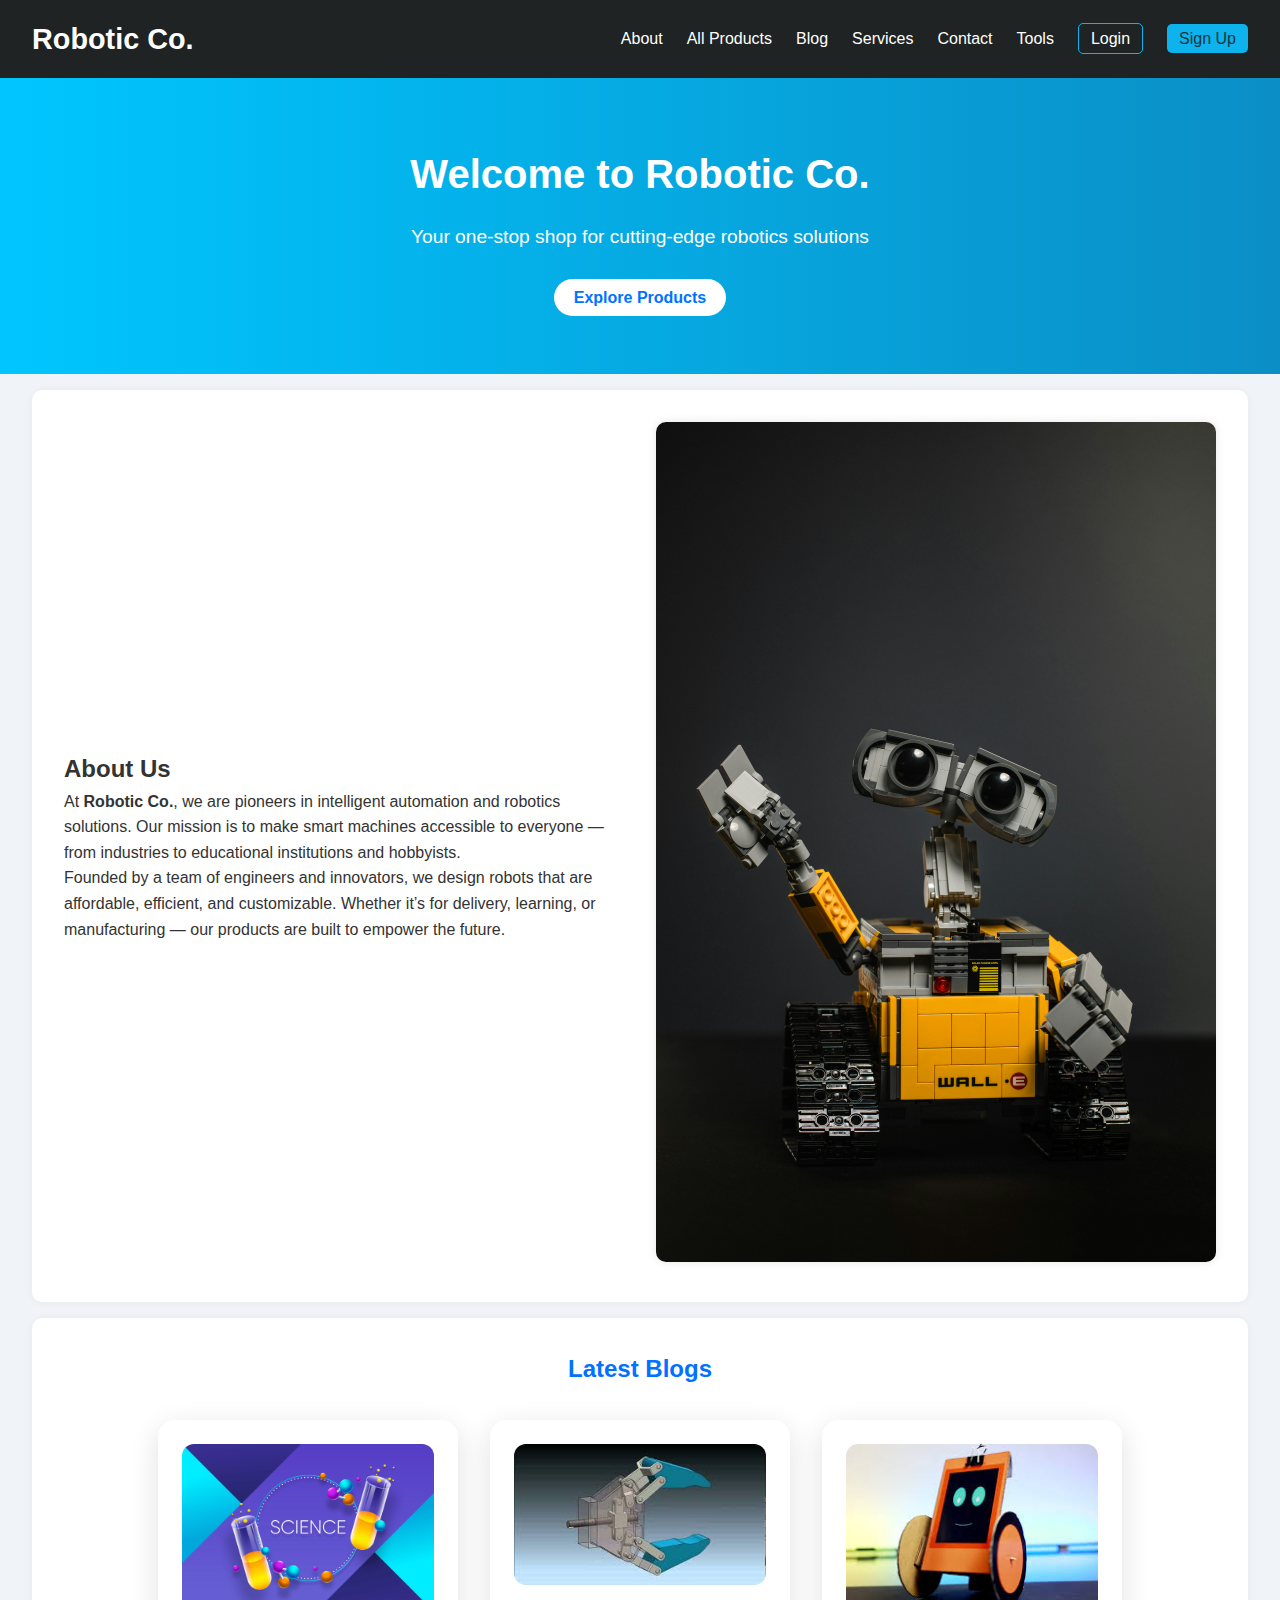
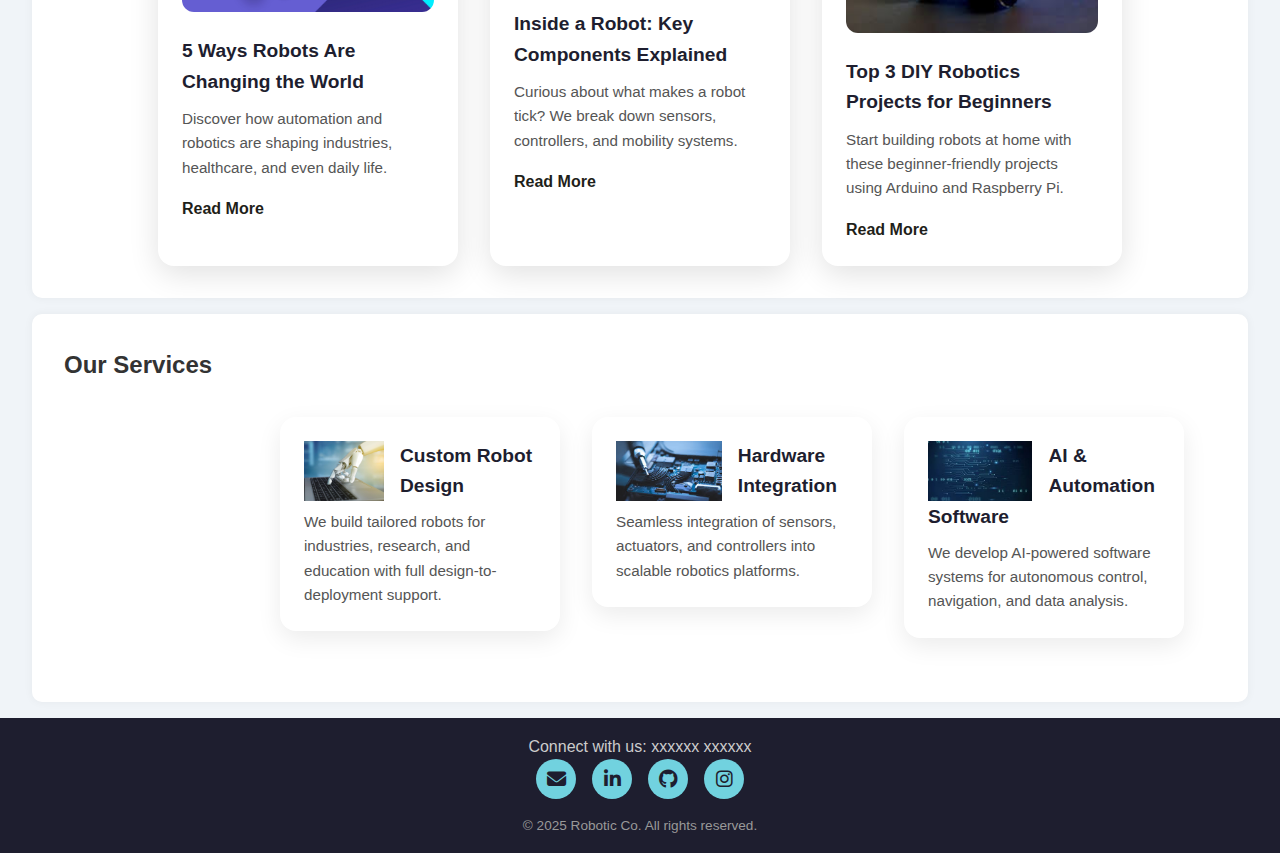
<file: public/index.html>
<!DOCTYPE html>
<html lang="en">
  <head>
    <meta charset="UTF-8" />
    <meta name="viewport" content="width=device-width, initial-scale=1.0" />
    <title>Robotic Co. Home</title>
    <link rel="stylesheet" href="style.css" />
    <link
      rel="stylesheet"
      href="https://cdnjs.cloudflare.com/ajax/libs/font-awesome/6.5.0/css/all.min.css"
    />
  </head>
  <body>
    <header>
      <nav class="navbar">
        <div class="logo">Robotic Co.</div>
        <ul class="nav-links">
          <li><a href="#about">About</a></li>
          <li><a href="products.html">All Products</a></li>

          <li><a href="#blog">Blog</a></li>
          <li><a href="#services">Services</a></li>
          <li><a href="#contact">Contact</a></li>
          <li><a href="tools.html" class="btn tools">Tools</a></li>
          <li><a href="login.html" class="btn login">Login</a></li>
          <li><a href="signup.html" class="btn signup">Sign Up</a></li>
        </ul>
      </nav>
    </header>

    <section class="hero">
      <h1>Welcome to Robotic Co.</h1>
      <p>Your one-stop shop for cutting-edge robotics solutions</p>
      <a href="products.html" class="cta-btn">Explore Products</a>
    </section>

    <section id="about" class="info-section about-us-section">
      <div class="about-container">
        <div class="about-text">
          <h2>About Us</h2>
          <p>
            At <strong>Robotic Co.</strong>, we are pioneers in intelligent
            automation and robotics solutions. Our mission is to make smart
            machines accessible to everyone — from industries to educational
            institutions and hobbyists.
          </p>
          <p>
            Founded by a team of engineers and innovators, we design robots that
            are affordable, efficient, and customizable. Whether it’s for
            delivery, learning, or manufacturing — our products are built to
            empower the future.
          </p>
        </div>
        <div class="about-image">
          <img src="images\About-us.jpg" alt="Our Team" />
        </div>
      </div>
    </section>

    <section id="blog" class="info-section blog-section">
      <h2>Latest Blogs</h2>
      <div class="blog-grid">
        <div class="blog-card">
          <img src="images/blog1.jpg" alt="Blog 1" />
          <h3>5 Ways Robots Are Changing the World</h3>
          <p>
            Discover how automation and robotics are shaping industries,
            healthcare, and even daily life.
          </p>
          <a href="#" class="read-more">Read More</a>
        </div>
        <div class="blog-card">
          <img src="images/blog2.jpeg" alt="Blog 2" />
          <h3>Inside a Robot: Key Components Explained</h3>
          <p>
            Curious about what makes a robot tick? We break down sensors,
            controllers, and mobility systems.
          </p>
          <a href="#" class="read-more">Read More</a>
        </div>
        <div class="blog-card">
          <img src="images/blog3.jpeg" alt="Blog 3" />
          <h3>Top 3 DIY Robotics Projects for Beginners</h3>
          <p>
            Start building robots at home with these beginner-friendly projects
            using Arduino and Raspberry Pi.
          </p>
          <a href="#" class="read-more">Read More</a>
        </div>
      </div>
    </section>

    <section id="services" class="info-section services-section">
      <h2>Our Services</h2>
      <div class="services-container">
        <div class="services-grid">
          <div class="service-card">
            <img src="images/service1.jpg" alt="Custom Robot Design" />
            <h3>Custom Robot Design</h3>
            <p>
              We build tailored robots for industries, research, and education
              with full design-to-deployment support.
            </p>
          </div>
          <div class="service-card">
            <img src="images/service2.jpeg" alt="Hardware Integration" />
            <h3>Hardware Integration</h3>
            <p>
              Seamless integration of sensors, actuators, and controllers into
              scalable robotics platforms.
            </p>
          </div>
          <div class="service-card">
            <img src="images/service3.jpeg" alt="AI & Automation Software" />
            <h3>AI & Automation Software</h3>
            <p>
              We develop AI-powered software systems for autonomous control,
              navigation, and data analysis.
            </p>
          </div>
        </div>
      </div>
    </section>

    <section></section>

    <footer id="contact" class="contact">
      <p>Connect with us: xxxxxx xxxxxx</p>
      <div class="social-buttons">
        <a
          href="mailto:support@Roboticco.com"
          target="_blank"
          class="social-btn email"
          title="Email"
        >
          <i class="fas fa-envelope"></i>
        </a>
        <a
          href="https://linkedin.com/company/Roboticco"
          target="_blank"
          class="social-btn linkedin"
          title="LinkedIn"
        >
          <i class="fab fa-linkedin-in"></i>
        </a>
        <a
          href="https://github.com/Roboticco"
          target="_blank"
          class="social-btn github"
          title="GitHub"
        >
          <i class="fab fa-github"></i>
        </a>
        <a
          href="https://instagram.com/Roboticco"
          target="_blank"
          class="social-btn insta"
          title="Instagram"
        >
          <i class="fab fa-instagram"></i>
        </a>
      </div>
      <p class="footer-copy">&copy; 2025 Robotic Co. All rights reserved.</p>
    </footer>

    <script src="https://js.stripe.com/v3/"></script>
    <script src="main.js"></script>
  </body>
</html>
</file>
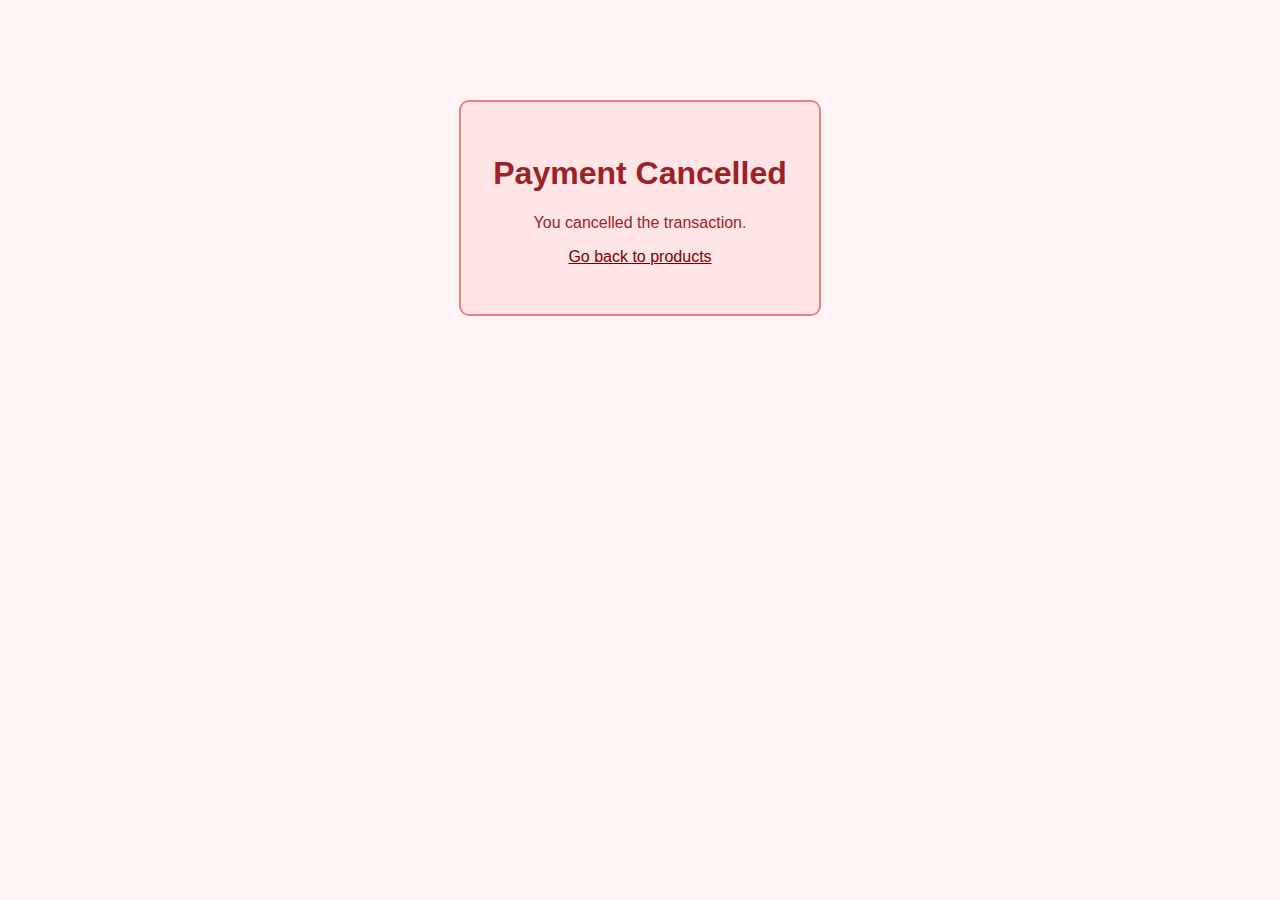
<file: public/cancel.html>
<!DOCTYPE html>
<html lang="en">
  <head>
    <meta charset="UTF-8" />
    <title>Payment Cancelled</title>
    <style>
      body {
        font-family: sans-serif;
        text-align: center;
        margin-top: 100px;
        background-color: #fff5f5;
        color: #9b2226;
      }
      .container {
        padding: 2rem;
        border: 2px solid #f08080;
        border-radius: 10px;
        display: inline-block;
        background-color: #ffe5e5;
      }
      a {
        color: #740001;
        text-decoration: underline;
      }
    </style>
  </head>
  <body>
    <div class="container">
      <h1>Payment Cancelled</h1>
      <p>You cancelled the transaction.</p>
      <p><a href="products.html">Go back to products</a></p>
    </div>
  </body>
</html>
</file>
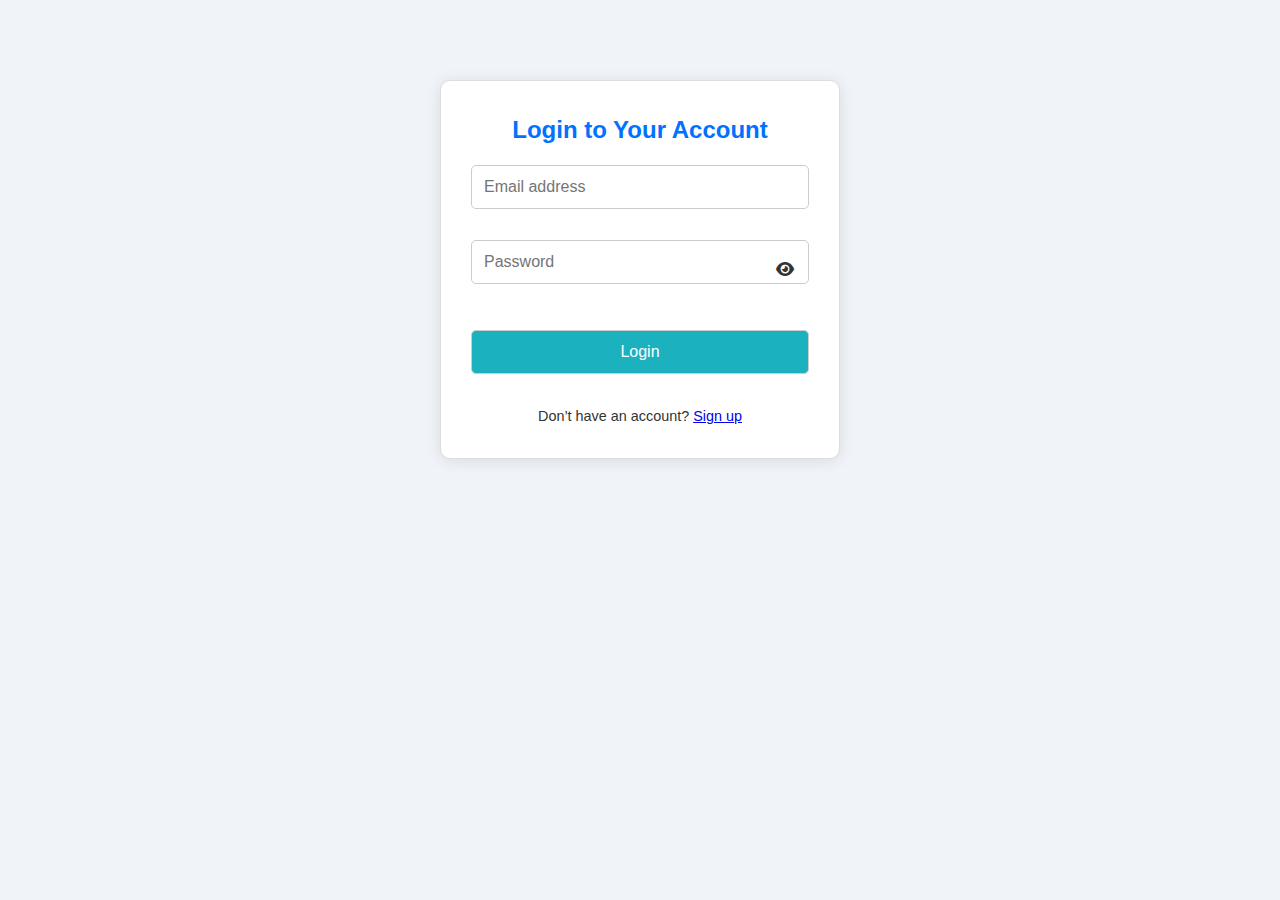
<file: public/login.html>
<!DOCTYPE html>
<html lang="en">
  <head>
    <meta charset="UTF-8" />
    <meta name="viewport" content="width=device-width, initial-scale=1.0" />
    <title>Login - Robotic Co.</title>
    <link rel="stylesheet" href="style.css" />
    <link
      rel="stylesheet"
      href="https://cdnjs.cloudflare.com/ajax/libs/font-awesome/6.5.0/css/all.min.css"
    />
  </head>
  <body>
    <div class="form-container">
      <h2>Login to Your Account</h2>
      <form action="/login" method="POST">
        <label for="email" class="sr-only">Email address</label>
        <input
          type="email"
          id="email"
          name="email"
          placeholder="Email address"
          required
        />

        <label for="password" class="sr-only">Password</label>
        <div class="password-container">
          <input
            type="password"
            id="password"
            name="password"
            placeholder="Password"
            required
          />
          <span class="password-toggle" id="password-toggle">
            <i class="fas fa-eye"></i>
          </span>
        </div>

        <button type="submit">Login</button>
      </form>
      <p>Don’t have an account? <a href="signup.html">Sign up</a></p>
    </div>
    <script src="main.js"></script>
</body>
</html>

  </body>
</html>
</file>
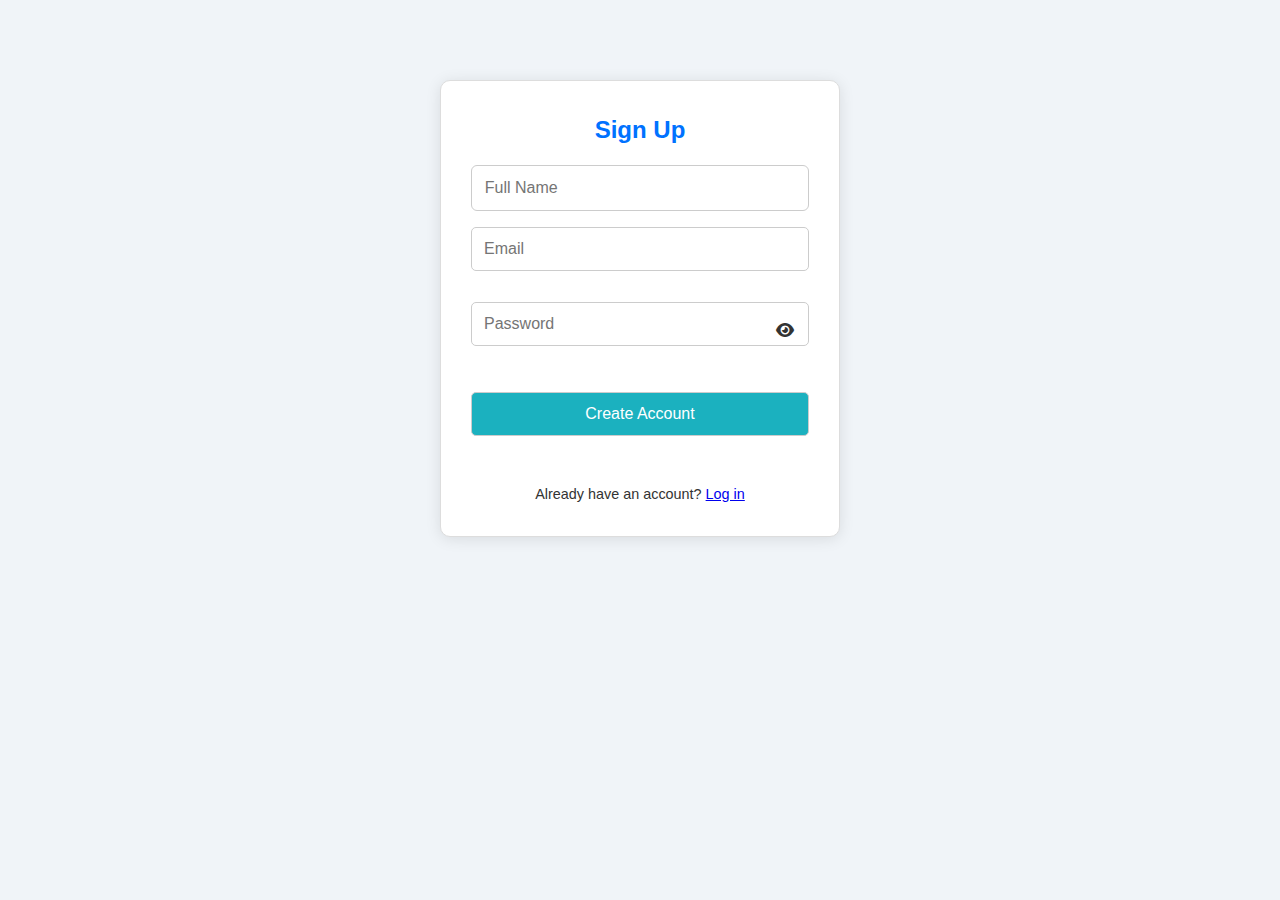
<file: public/signup.html>
<!DOCTYPE html>
<html lang="en">
  <head>
    <meta charset="UTF-8" />
    <meta name="viewport" content="width=device-width, initial-scale=1.0" />
    <title>Sign Up - Robotic Co.</title>
    <link rel="stylesheet" href="style.css" />
    <link
      rel="stylesheet"
      href="https://cdnjs.cloudflare.com/ajax/libs/font-awesome/6.5.0/css/all.min.css"
    />
  </head>
  <body>
    <div class="form-container">
      <h2>Sign Up</h2>
      <form action="/signup" method="POST">
        <input
          type="text"
          name="name"
          placeholder="Full Name"
          autocomplete="name"
          required
        />
        <input
          type="email"
          name="email"
          placeholder="Email"
          autocomplete="email"
          required
        />

        <label for="signup-password" class="sr-only">Password</label>
        <div class="password-container">
          <input
            type="password"
            id="signup-password"
            name="password"
            placeholder="Password"
            autocomplete="new-password"
            required
          />
          <span class="password-toggle" id="signup-password-toggle">
            <i class="fas fa-eye"></i>
          </span>
        </div>
        <button type="submit">Create Account</button>
        <p>Already have an account? <a href="login.html">Log in</a></p>
      </form>
    </div>

    <script src="main.js"></script>
  </body>
</html>
</file>
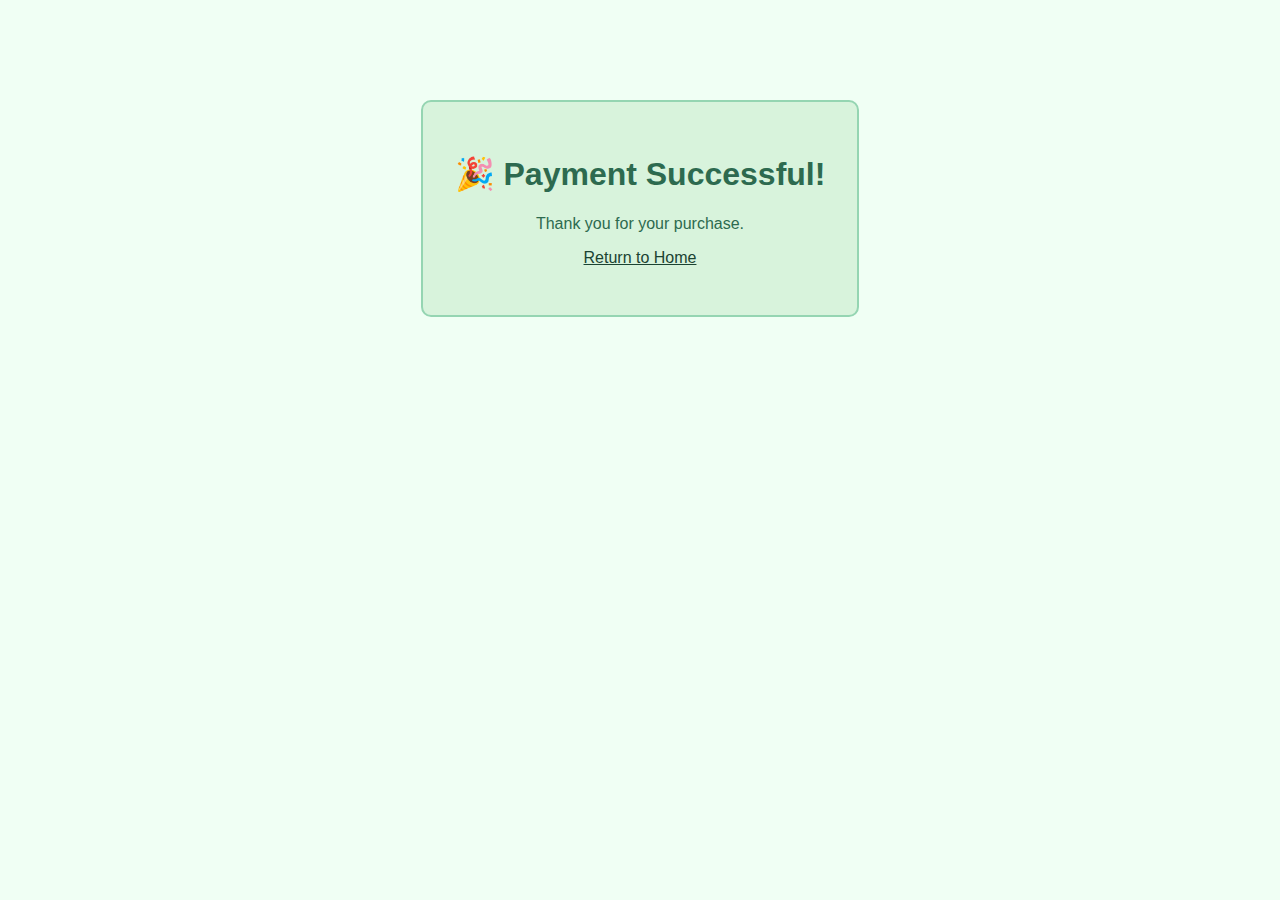
<file: public/success.html>
<!DOCTYPE html>
<html lang="en">
  <head>
    <meta charset="UTF-8" />
    <title>Payment Successful</title>
    <style>
      body {
        font-family: sans-serif;
        text-align: center;
        margin-top: 100px;
        background-color: #f0fff4;
        color: #2d6a4f;
      }
      .container {
        padding: 2rem;
        border: 2px solid #95d5b2;
        border-radius: 10px;
        display: inline-block;
        background-color: #d8f3dc;
      }
      a {
        color: #1b4332;
        text-decoration: underline;
      }
    </style>
  </head>
  <body>
    <div class="container">
      <h1>🎉 Payment Successful!</h1>
      <p>Thank you for your purchase.</p>
      <p><a href="index.html">Return to Home</a></p>
    </div>
  </body>
</html>
</file>
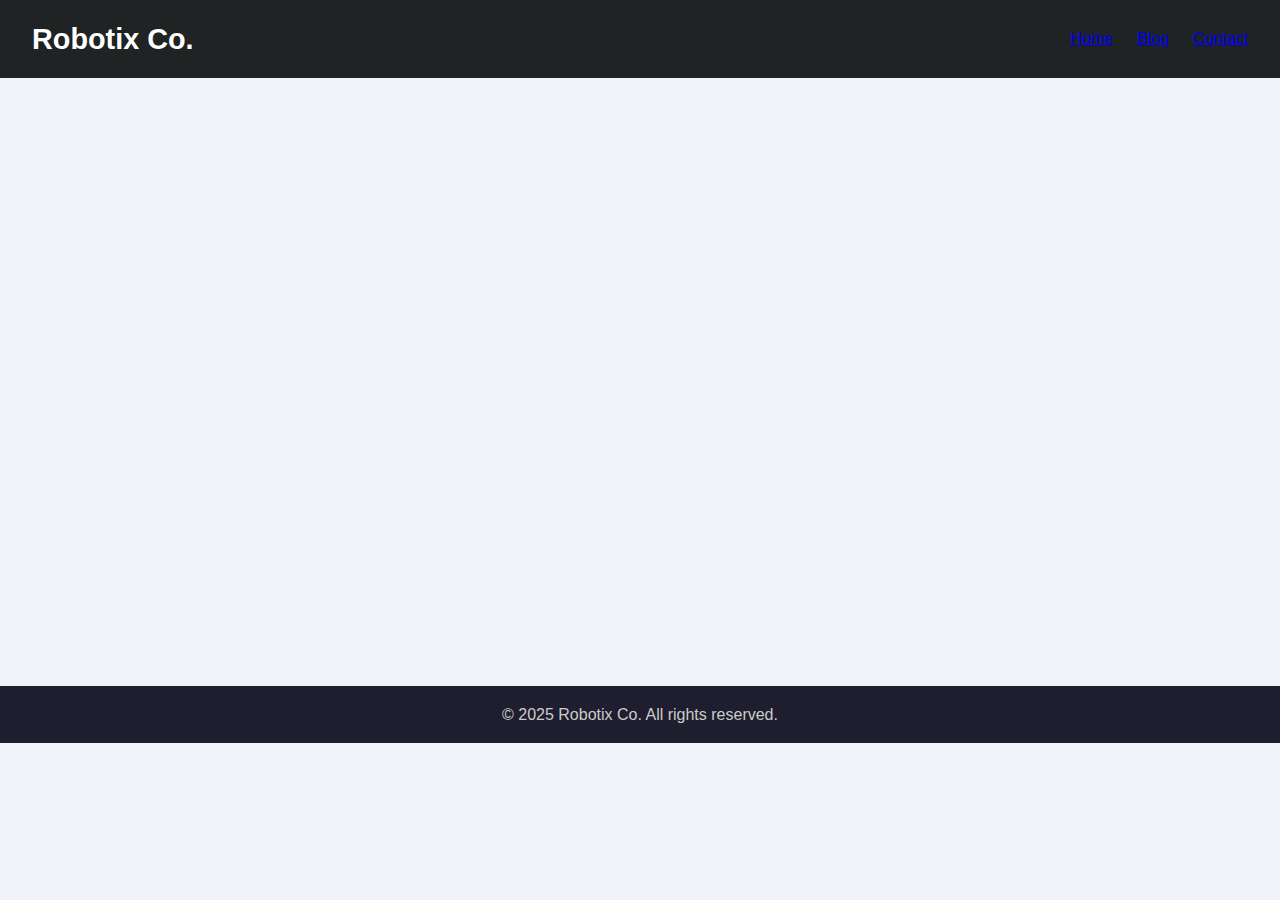
<file: public/tools.html>
<!DOCTYPE html>
<html lang="en">
  <head>
    <meta charset="UTF-8" />
    <title>Tools - Robotix Co.</title>
    <link rel="stylesheet" href="style.css" />
  </head>
  <body>
    <header class="navbar">
      <div class="logo">Robotix Co.</div>
      <nav class="nav-links">
        <a href="index.html">Home</a>
        <a href="blog.html">Blog</a>
        <a href="contact.html">Contact</a>
      </nav>
    </header>

    <section class="tools-section">
      <!-- Embedded Flask-based controller app -->
      <iframe
        src="https://remote-control-app-b072.onrender.com/"
        width="100%"
        height="600"
        frameborder="0"
        allowfullscreen
        title="Robot Control Interface"
      ></iframe>
    </section>

    <footer>
      <p>&copy; 2025 Robotix Co. All rights reserved.</p>
    </footer>
  </body>
</html>
</file>
<file: public/style.css>
* {
    margin: 0;
    padding: 0;
    box-sizing: border-box;
}

body {
    font-family: 'Segoe UI', sans-serif;
    background: #f0f4f8;
    color: #333;
    line-height: 1.6;
}

header {
    background: #1f2323;
    padding: 1rem 2rem;
}

.navbar {
    display: flex;
    justify-content: space-between;
    align-items: center;
    flex-wrap: wrap;
}


.dropdown {
    position: relative;
}

.dropdown .dropbtn {
    cursor: pointer;
}

.dropdown-content {
    display: none;
    position: absolute;
    background-color: #1e1e2f;
    min-width: 180px;
    box-shadow: 0 8px 16px rgba(0, 0, 0, 0.2);
    z-index: 999;
    top: 100%;
    left: 0;
    border-radius: 6px;
    padding: 0.5rem 0;
}

.dropdown-content li {
    display: block;
}

.dropdown-content li a {
    color: white;
    padding: 10px 16px;
    display: block;
    text-decoration: none;
    transition: background 0.3s ease;
}

.dropdown-content li a:hover {
    background-color: #93cddc;
    color: #7979c2;
}

/* Show dropdown on hover */
.dropdown:hover .dropdown-content {
    display: block;
}

.logo {
    color: #fff;
    font-size: 1.8rem;
    font-weight: bold;
}

.nav-links {
    list-style: none;
    display: flex;
    gap: 1.5rem;
}

.nav-links li a {
    color: #fff;
    text-decoration: none;
    font-size: 1rem;
    transition: color 0.3s;
}

.nav-links li a:hover {
    color: #0eb2ed;
}

.btn.login {
    border: 1px solid #0eb2ed;
    padding: 6px 12px;
    border-radius: 5px;
    background: transparent;
}

.btn.signup {
    background: #0eb2ed;
    padding: 6px 12px;
    border-radius: 5px;
    color: #0d3741 !important;
}

.hero {
    text-align: center;
    padding: 4rem 2rem;
    background: linear-gradient(to right, #00c6ff, #0b8ec6);
    color: #fff;
}

.hero h1 {
    font-size: 2.5rem;
    margin-bottom: 1rem;
}

.hero p {
    font-size: 1.2rem;
    margin-bottom: 2rem;
}

.cta-btn {
    padding: 10px 20px;
    background: #fff;
    color: #0072ff;
    border-radius: 25px;
    text-decoration: none;
    font-weight: bold;
}

.cta-btn:hover {
    background: #0eb2ed;
    color: #fff;
}


.about-us-section {
    padding: 3rem 2rem;
}

.about-container {
    display: flex;
    align-items: center;
    justify-content: space-between;
    flex-wrap: wrap;
    gap: 2rem;
}

.about-text {
    flex: 1 1 45%;
}

.about-image {
    flex: 1 1 45%;
    text-align: center;
}

.about-image img {
    max-width: 100%;
    border-radius: 10px;
    box-shadow: 0 0 10px rgba(0, 0, 0, 0.1);
}


.blog-section h2 {
    text-align: center;
    color: #0072ff;
    margin-bottom: 2rem;
}
.blog-grid {
    display: flex;
    flex-wrap: wrap;
    gap: 2rem;
    justify-content: center;
}

.blog-card {
    background: #fff;
    padding: 1.5rem;
    border-radius: 16px;
    box-shadow: 0 8px 30px rgba(0, 0, 0, 0.12);
    width: 300px;
    transition: all 0.3s ease;
    position: relative;
    overflow: hidden;
}


.blog-card:hover {
    transform: translateY(-10px) scale(1.02);
    box-shadow: 0 12px 40px rgba(0, 0, 0, 0.18);
}

.blog-card img {
    width: 100%;
    border-radius: 12px;
    margin-bottom: 1rem;
}

.blog-card h3 {
    font-size: 1.2rem;
    color: #1e1e2f;
    margin-bottom: 0.6rem;
}

.blog-card p {
    font-size: 0.95rem;
    color: #555;
    margin-bottom: 1rem;
}

.read-more {
    text-decoration: none;
    font-weight: bold;
    color: #1f1f1a;
    transition: color 0.2s;
}

.read-more:hover {
    color: #0d6b74;
}

.services-grid {
    display: flex;
    justify-content: flex-end;
    align-items: flex-start;
    gap: 2rem;
    flex-wrap: wrap;
    padding: 2rem;
}

.service-card {
    background: #fff;
    padding: 1.5rem;
    border-radius: 16px;
    box-shadow: 0 8px 25px rgba(0, 0, 0, 0.08);
    width: 280px;
    transition: transform 0.3s ease;
    text-align: left;
}

.service-card:hover {
    transform: translateY(-10px);
}

.service-card img {
    height: 60px;
    float: left;
    margin-right: 1rem;
}

.service-card h3 {
    font-size: 1.2rem;
    color: #1e1e2f;
    margin-bottom: 0.5rem;
}

.service-card p {
    font-size: 0.95rem;
    color: #555;
    clear: both;
}
.info-section {
    padding: 2rem;
    background: #fff;
    margin: 1rem 2rem;
    border-radius: 10px;
    box-shadow: 0 0 10px rgba(0, 0, 0, 0.05);
}

footer {
    text-align: center;
    padding: 1rem;
    background: #1e1e2f;
    color: #ccc;
}

.footer-contact {
    background-color: #1e1e2f;
    color: #ccc;
    text-align: center;
    padding: 2rem 1rem;
}

.footer-contact p {
    margin-bottom: 1rem;
    font-size: 1rem;
}

.social-buttons {
    display: flex;
    justify-content: center;
    gap: 1rem;
    margin-bottom: 1rem;
    flex-wrap: wrap;
}

.social-btn {
    width: 40px;
    height: 40px;
    background: #71d2df;
    color: #1e1e2f;
    border-radius: 50%;
    display: flex;
    align-items: center;
    justify-content: center;
    text-decoration: none;
    font-size: 1.2rem;
    transition: background 0.3s;
}

.social-btn:hover {
    background: #11616d;
    color: white;
}

.footer-copy {
    font-size: 0.85rem;
    color: #999;
}


.masonry-products {
    padding: 2rem;
    background: #f0f4f8;
}

.masonry-products h2 {
    text-align: center;
    color: #0072ff;
    margin-bottom: 2rem;
    font-size: 2rem;
}

.masonry-grid {
    column-count: 3;
    column-gap: 1.5rem;
    padding: 0 1rem;
}

@media (max-width: 900px) {
    .masonry-grid {
        column-count: 2;
    }
}

@media (max-width: 600px) {
    .masonry-grid {
        column-count: 1;
    }
}

.masonry-item {
    position: relative;
    background: #fff;
    display: inline-block;
    margin: 0 0 1.5rem;
    width: 100%;
    border-radius: 10px;
    box-shadow: 0 2px 10px rgba(0, 0, 0, 0.08);
    overflow: hidden;
    padding: 1rem;
    break-inside: avoid;
    transition: transform 0.3s ease, box-shadow 0.3s ease;
}

.masonry-item img {
    width: 100%;
    border-radius: 6px;
    margin-bottom: 1rem;
}

.masonry-item h3 {
    font-size: 1.1rem;
    margin-bottom: 0.5rem;
}

.masonry-item p {
    font-size: 0.9rem;
    color: #555;
    margin-bottom: 0.5rem;
}

.masonry-item span {
    color: #01031a;
    font-weight: bold;
    display: block;
    margin-bottom: 0.8rem;
}

.masonry-item button {
    padding: 0.5rem 1rem;
    background-color: #1bb1bf;
    color: white;
    border: none;
    border-radius: 6px;
    cursor: pointer;
    font-size: 1rem;
}

.masonry-item:hover {
    transform: translateY(-5px);
    box-shadow: 0 6px 20px rgba(0, 0, 0, 0.15);
}

.category-label {
    position: absolute;
    top: 10px;
    left: 10px;
    background-color: #1bb1bf;
    color: #fff;
    font-size: 0.75rem;
    padding: 5px 10px;
    border-radius: 15px;
    font-weight: bold;
    text-transform: uppercase;
    z-index: 1;
    box-shadow: 0 2px 5px rgba(0, 0, 0, 0.1);
}
.form-container {
    max-width: 400px;
    margin: 5rem auto;
    padding: 30px;
    background: #ffffff;
    border: 1px solid #ddd;
    border-radius: 10px;
    box-shadow: 0 2px 15px rgba(0, 0, 0, 0.1);
    text-align: center;
}

.form-container h2 {
    margin-bottom: 1rem;
    color: #0072ff;
}

.form-container form {
    display: flex;
    flex-direction: column;
    gap: 1rem;
}

.form-container input {
    padding: 0.8rem;
    border: 1px solid #ccc;
    border-radius: 6px;
    font-size: 1rem;
}

.form-container button {
    padding: 0.8rem;
    background-color: #1bb1bf;
    color: white;
    border: none;
    border-radius: 6px;
    cursor: pointer;
    font-size: 1rem;
}

.form-container button:hover {
    background-color: #0ecaec;
}

.form-container p {
    margin-top: 1rem;
    font-size: 0.9rem;
}/* Basic styling for the form elements for context */

.form-container input[type="email"],
.form-container input[type="password"],
.form-container button {
    width: 100%;
    padding: 12px;
    margin-bottom: 15px;
    border: 1px solid #ccc;
    border-radius: 5px;
    box-sizing: border-box;
    /* Include padding in width */
}

/* Password Toggle Styling */
.password-container {
    position: relative;
    /* Essential for positioning the toggle icon */
    margin-bottom: 15px;
    /* Adjust as needed */
}

.password-container input[type="password"],
.password-container input[type="text"] {
    /* Target both types for styling */
    padding-right: 40px;
    /* Make space for the icon */
}

.password-toggle {
    position: absolute;
    right: 15px;
    top: 50%;
    transform: translateY(-50%);
    cursor: pointer;
    z-index: 10; }

.password-toggle:hover {
    color: #333;
    /* Darker color on hover */
}

/* You already have .sr-only in your style.css */
.sr-only {
    position: absolute;
    width: 1px;
    height: 1px;
    padding: 0;
    margin: -1px;
    overflow: hidden;
    clip: rect(0, 0, 0, 0);
    clip-path: inset(50%);
    border: 0;
    white-space: nowrap;
}


                .sr-only {
                    position: absolute;
                    width: 1px;
                    height: 1px;
                    padding: 0;
                    margin: -1px;
                    overflow: hidden;
                    clip: rect(0, 0, 0, 0);
                    /* Older browsers */
                    clip-path: inset(50%);
                    /* Modern browsers */
                    border: 0;
                    white-space: nowrap;
                    /* Keep the text on a single line */         }
@media screen and (max-width: 480px) {
.form-container {
 margin: 2rem 1rem;
           padding: 1.5rem;
      }
             }

                         .cart-modal {
                             display: none;
                             position: fixed;
                             z-index: 999;
                             left: 0;
                             top: 0;
                             width: 100%;
                             height: 100%;
                             background: rgba(4, 54, 58, 0.6);
                         }
            
                         .cart-content {
                             background: #fff;
                             width: 90%;
                             max-width: 400px;
                             margin: 5% auto;
                             padding: 2rem;
                             border-radius: 8px;
                             text-align: left;
                         }
            
                         .cart-content h2 {
                             margin-bottom: 1rem;
                         }
            
                         #cart-items li {
                             display: flex;
                             justify-content: space-between;
                             margin-bottom: 1rem;
                         }
            
                         #cart-items button {
                             background: rgb(4, 149, 197);
                             color: #fff;
                             border: none;
                             padding: 0.2rem 0.5rem;
                             border-radius: 4px;
                             cursor: pointer;
                         }

                            .cart-modal {
                            transition: opacity 0.3s ease;
                             }
                                                         .cart-footer {
                                                             margin-top: 1rem;
                                                             text-align: center;
                                                         }
                            
                #buy-now-btn {
                                                             padding: 0.7rem 1.5rem;
                                                             background-color: #1bb1bf;
                                                             color: white;
                                                             border: none;
                                                             border-radius: 5px;
                                                             cursor: pointer;
                                                             font-size: 1rem;
                                                             margin-top: 0.5rem;
                                                         }
                            
                                                         #buy-now-btn:hover {
                                                             background-color: #87c1cf;
                                                         }
/* In your style.css file */
.close-cart-btn {
    background-color: #abe0ed;
    /* Red background, common for close buttons */
    color: white;
    /* White text */
    padding: 10px 20px;
    border: none;
    border-radius: 5px;
    cursor: pointer;
    font-size: 1em;
    margin-top: 20px;
    /* Adjust spacing as needed */
    transition: background-color 0.3s ease;
    /* You might want to position this explicitly if it's not inline with other buttons */
    display: block;
    /* Makes it take full width */
    width: 100%;
    /* Full width within its container */
    box-sizing: border-box;
    /* Include padding and border in the element's total width and height */
}

.close-cart-btn:hover {
    background-color: #9ad1d9;
    /* Darker red on hover */ }
</file>
